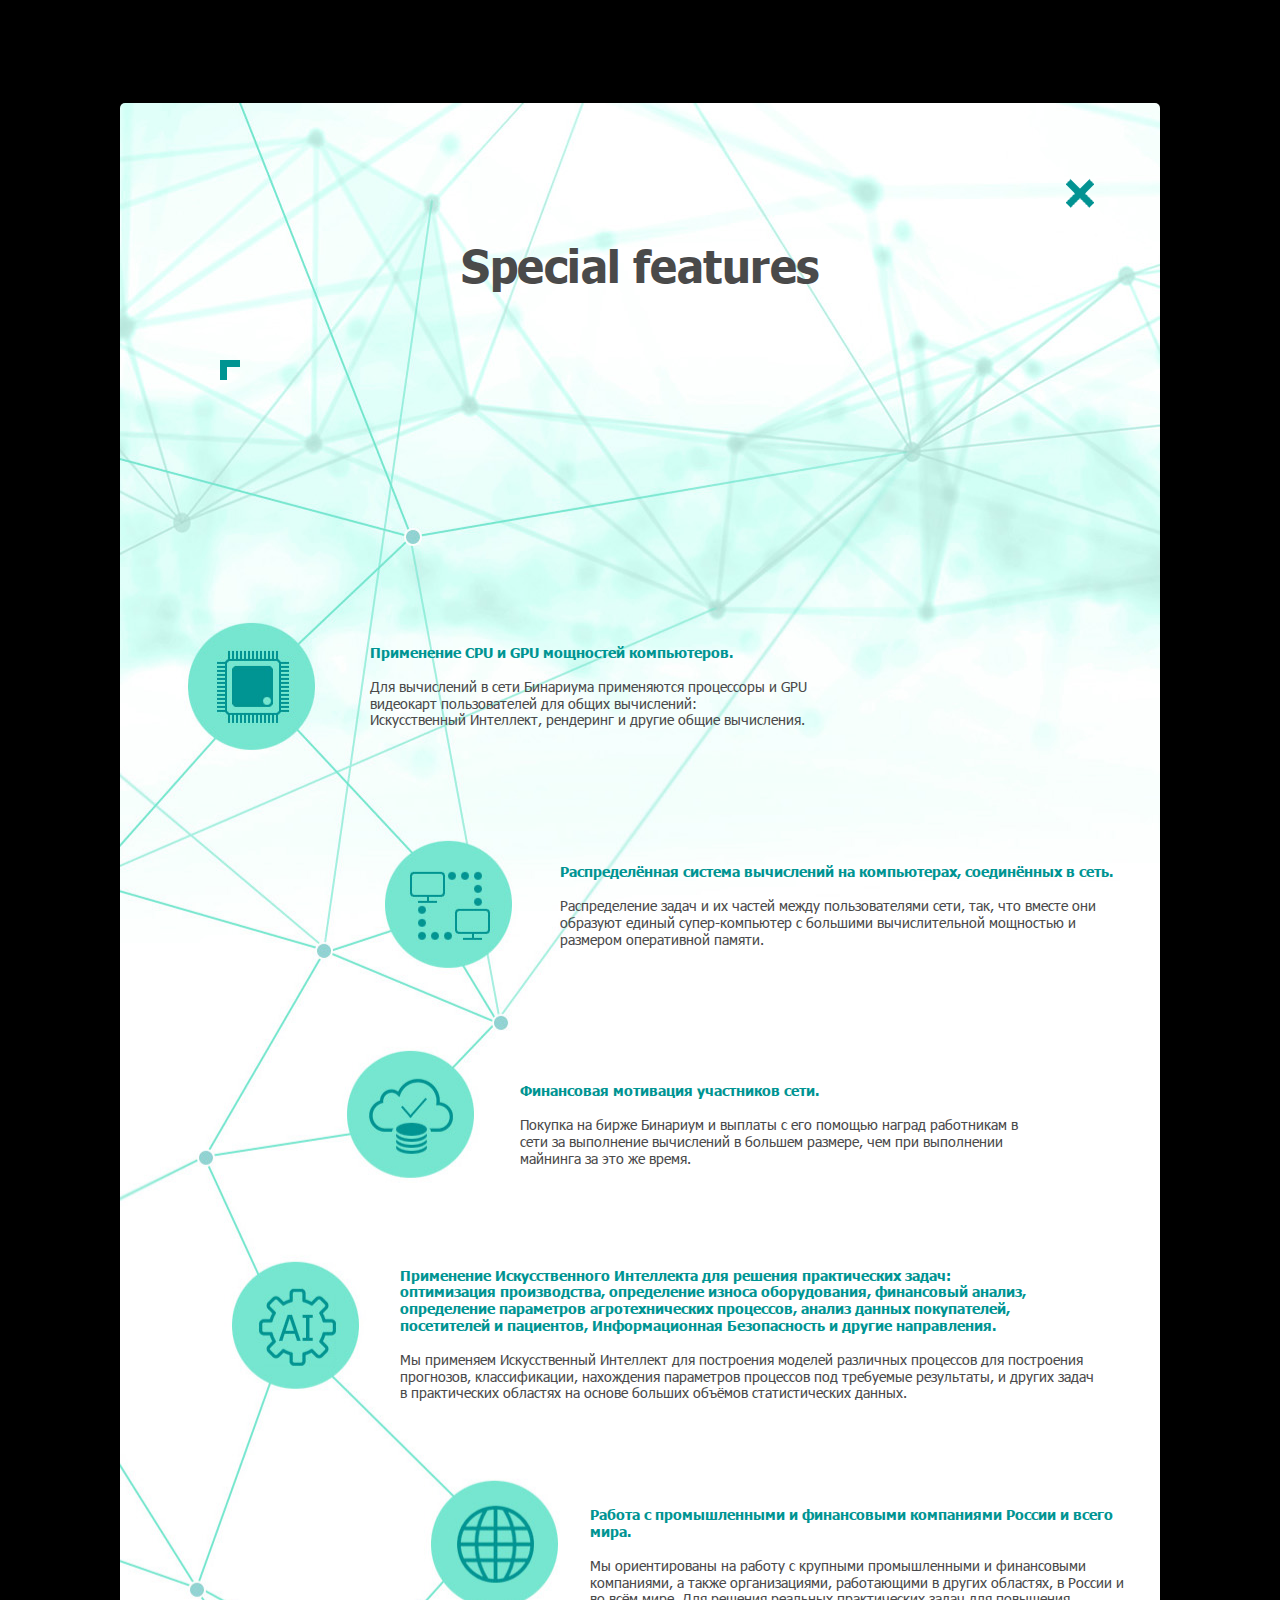
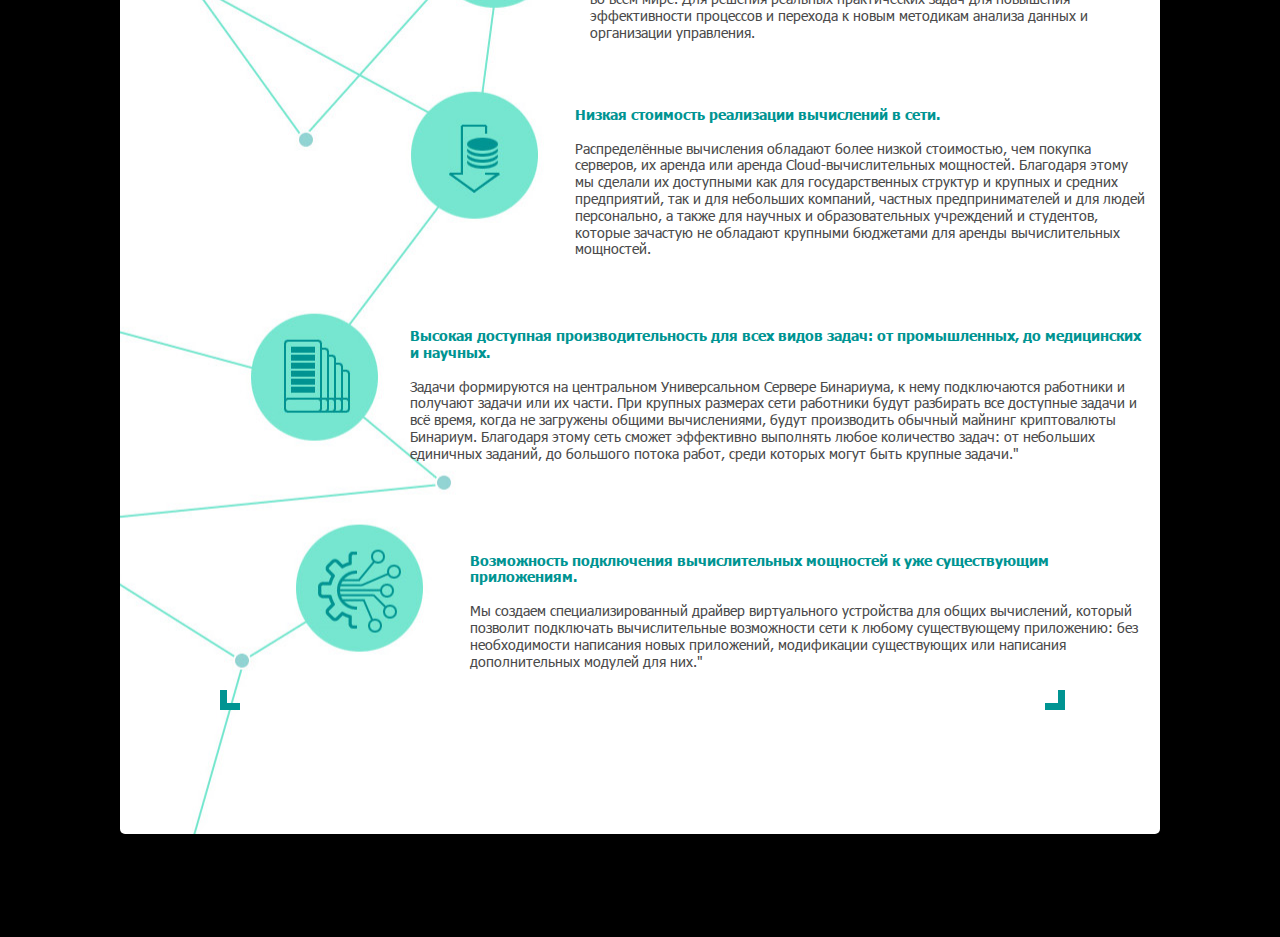
<file: index.html>
<!DOCTYPE html>
<html lang="ru">
<head>
  <meta charset="UTF-8">
  <meta name="robots" content="noindex">
  <meta  name="viewport" content="width=device-width,initial-scale=1">
  <title>Title</title>
  <link rel="stylesheet" href="css/style.min.css">
</head>
<body>
  <main>
    <div class="page">
      <button type="button" class="page__close"></button>
      <p class="page__title">Special features</p>
      <ul class="page__list">
        <li class="page__item">
          <figure class="page__img">
            <img src="[data-uri]" alt="Применение CPU и GPU мощностей компьютеров." width="72" height="72">
          </figure>
          <div class="page__info">
            <p class="page__subtitle">Применение CPU и GPU мощностей компьютеров.</p>
            <p>Для вычислений в сети Бинариума применяются процессоры и GPU видеокарт пользователей для общих вычислений:<br>Искусственный Интеллект, рендеринг и другие общие вычисления.</p>
          </div>
        </li>
        <li class="page__item">
          <figure class="page__img">
            <img src="[data-uri]" alt="Распределённая система вычислений на компьютерах, соединённых в сеть." width="80" height="68">
          </figure>
          <div class="page__info">
            <p class="page__subtitle">Распределённая система вычислений на компьютерах, соединённых в сеть.</p>
            <p>Распределение задач и их частей между пользователями сети, так, что вместе они образуют единый супер-компьютер с большими вычислительной мощностью и размером оперативной памяти.</p>
          </div>
        </li>
        <li class="page__item">
          <figure class="page__img">
            <img src="[data-uri]" alt="Финансовая мотивация участников сети." width="84" height="75">
          </figure>
          <div class="page__info">
            <p class="page__subtitle">Финансовая мотивация участников сети.</p>
            <p>Покупка на бирже Бинариум и выплаты с его помощью наград работникам в сети за выполнение вычислений в большем размере, чем при выполнении майнинга за это же время.</p>
          </div>
        </li>
        <li class="page__item">
          <figure class="page__img">
            <img src="[data-uri]" alt="Применение Искусственного Интеллекта для решения практических задач" width="77" height="77">
          </figure>
          <div class="page__info">
            <p class="page__subtitle">Применение Искусственного Интеллекта для решения практических задач:<br>оптимизация производства, определение износа оборудования, финансовый анализ, определение параметров агротехнических процессов, анализ данных покупателей, посетителей и пациентов, Информационная Безопасность и другие направления.</p>
            <p>Мы применяем Искусственный Интеллект для построения моделей различных процессов для построения прогнозов, классификации, нахождения параметров процессов под требуемые результаты, и других задач в практических областях на основе больших объёмов статистических данных.</p>
          </div>
        </li>
        <li class="page__item">
          <figure class="page__img">
            <img src="[data-uri]" alt="Работа с промышленными и финансовыми компаниями России и всего мира." width="77" height="77">
          </figure>
          <div class="page__info">
            <p class="page__subtitle">Работа с промышленными и финансовыми компаниями России и всего мира.</p>
            <p>Мы ориентированы на работу с крупными промышленными и финансовыми компаниями, а также организациями, работающими в других областях, в России и во всём мире. Для решения реальных практических задач для повышения эффективности процессов и перехода к новым методикам анализа данных и организации управления.</p>
          </div>
        </li>
        <li class="page__item">
          <figure class="page__img">
            <img src="[data-uri]" alt="Низкая стоимость реализации вычислений в сети." width="51" height="68">
          </figure>
          <div class="page__info">
            <p class="page__subtitle">Низкая стоимость реализации вычислений в сети.</p>
            <p>Распределённые вычисления обладают более низкой стоимостью, чем покупка серверов, их аренда или аренда Cloud-вычислительных мощностей. Благодаря этому мы сделали их доступными как для государственных структур и крупных и средних предприятий, так и для небольших компаний, частных предпринимателей и для людей персонально, а также для научных и образовательных учреждений и студентов, которые зачастую не обладают крупными бюджетами для аренды вычислительных мощностей.</p>
          </div>
        </li>
        <li class="page__item">
          <figure class="page__img">
            <img src="[data-uri]" alt="Высокая доступная производительность для всех видов задач: от промышленных, до медицинских и научных." width="66" height="73">
          </figure>
          <div class="page__info">
            <p class="page__subtitle">Высокая доступная производительность для всех видов задач: от промышленных, до медицинских и научных.</p>
            <p>Задачи формируются на центральном Универсальном Сервере Бинариума, к нему подключаются работники и получают задачи или их части. При крупных размерах сети работники будут разбирать все доступные задачи и всё время, когда не загружены общими вычислениями, будут производить обычный майнинг криптовалюты Бинариум. Благодаря этому сеть сможет эффективно выполнять любое количество задач: от небольших единичных заданий, до большого потока работ, среди которых могут быть крупные задачи."</p>
          </div>
        </li>
        <li class="page__item">
          <figure class="page__img">
            <img src="[data-uri]" alt="Возможность подключения вычислительных мощностей к уже существующим приложениям." width="83" height="83">
          </figure>
          <div class="page__info">
            <p class="page__subtitle">Возможность подключения вычислительных мощностей к уже существующим приложениям.</p>
            <p>Мы создаем специализированный драйвер виртуального устройства для общих вычислений, который позволит подключать вычислительные возможности сети к любому существующему приложению: без необходимости написания новых приложений, модификации существующих или написания дополнительных модулей для них."</p>
          </div>
        </li>
      </ul>
    </div>
  </main>
</body>
</html>
</file>
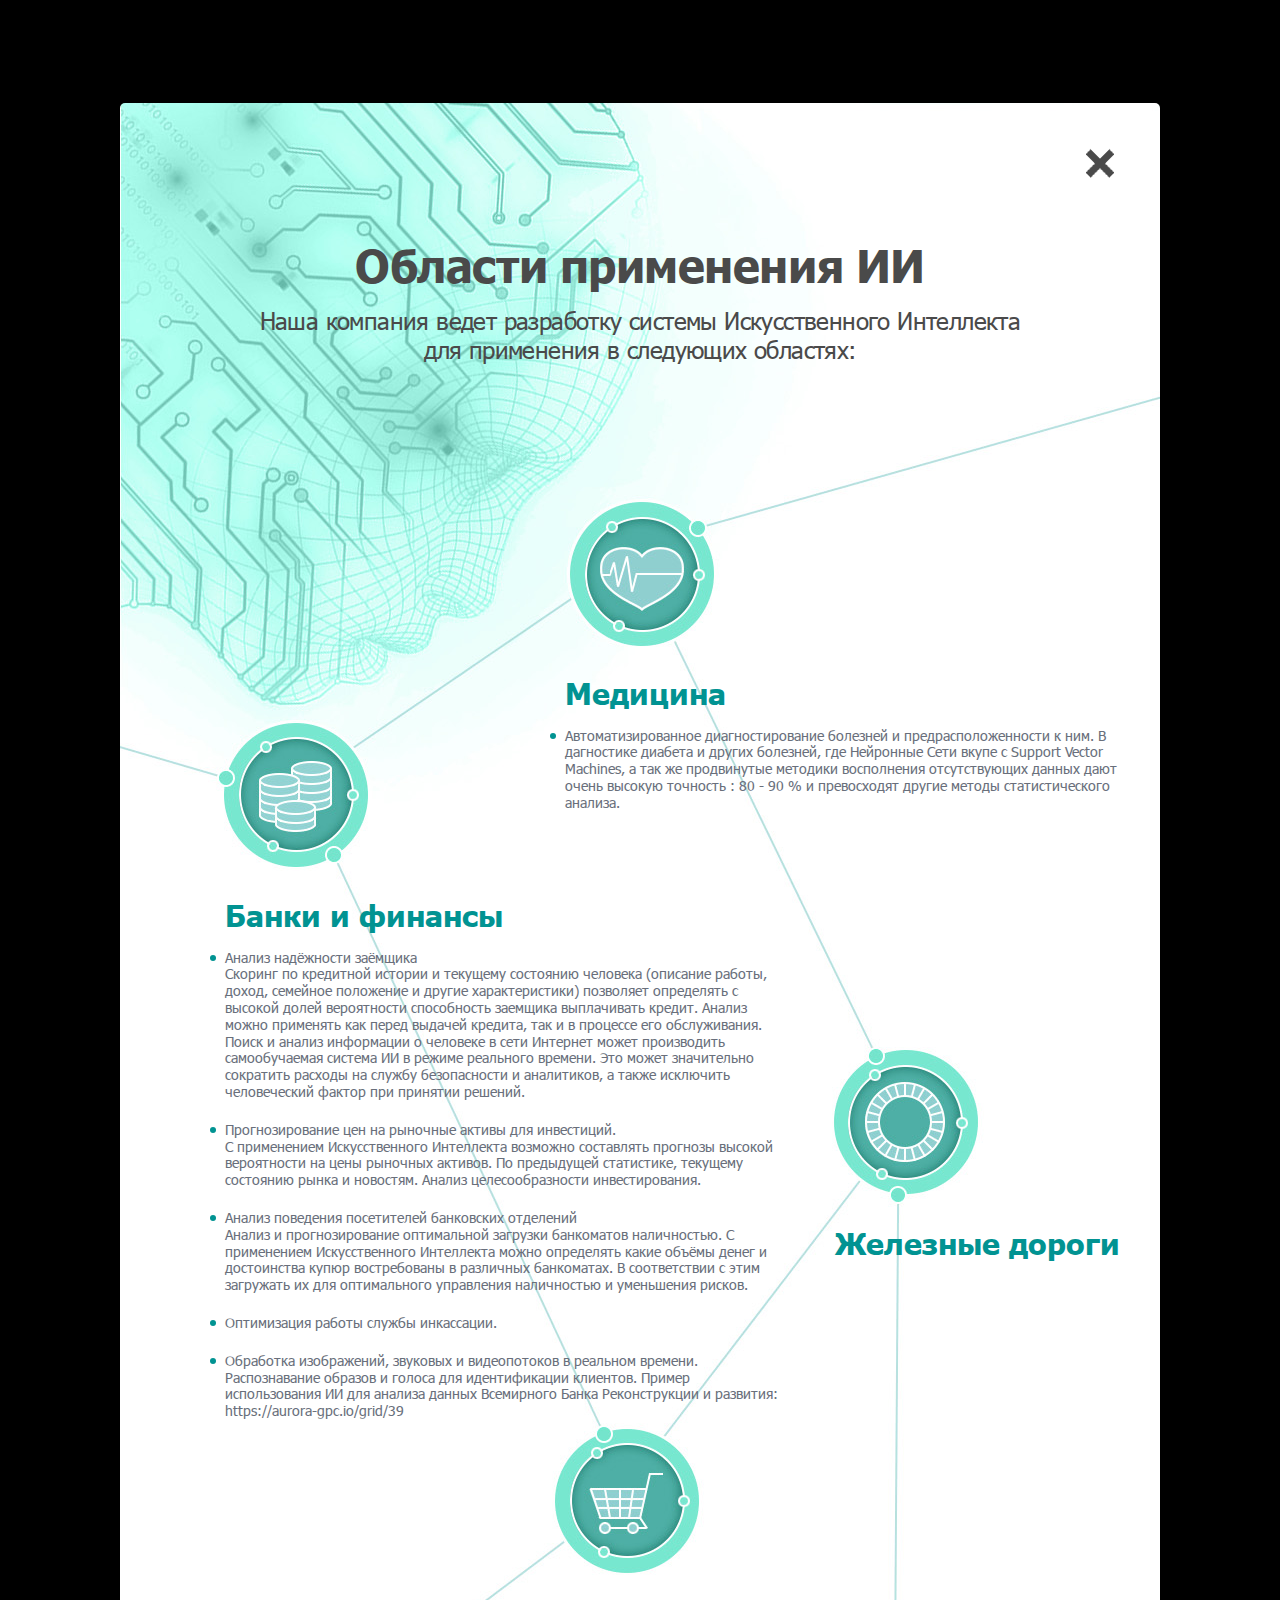
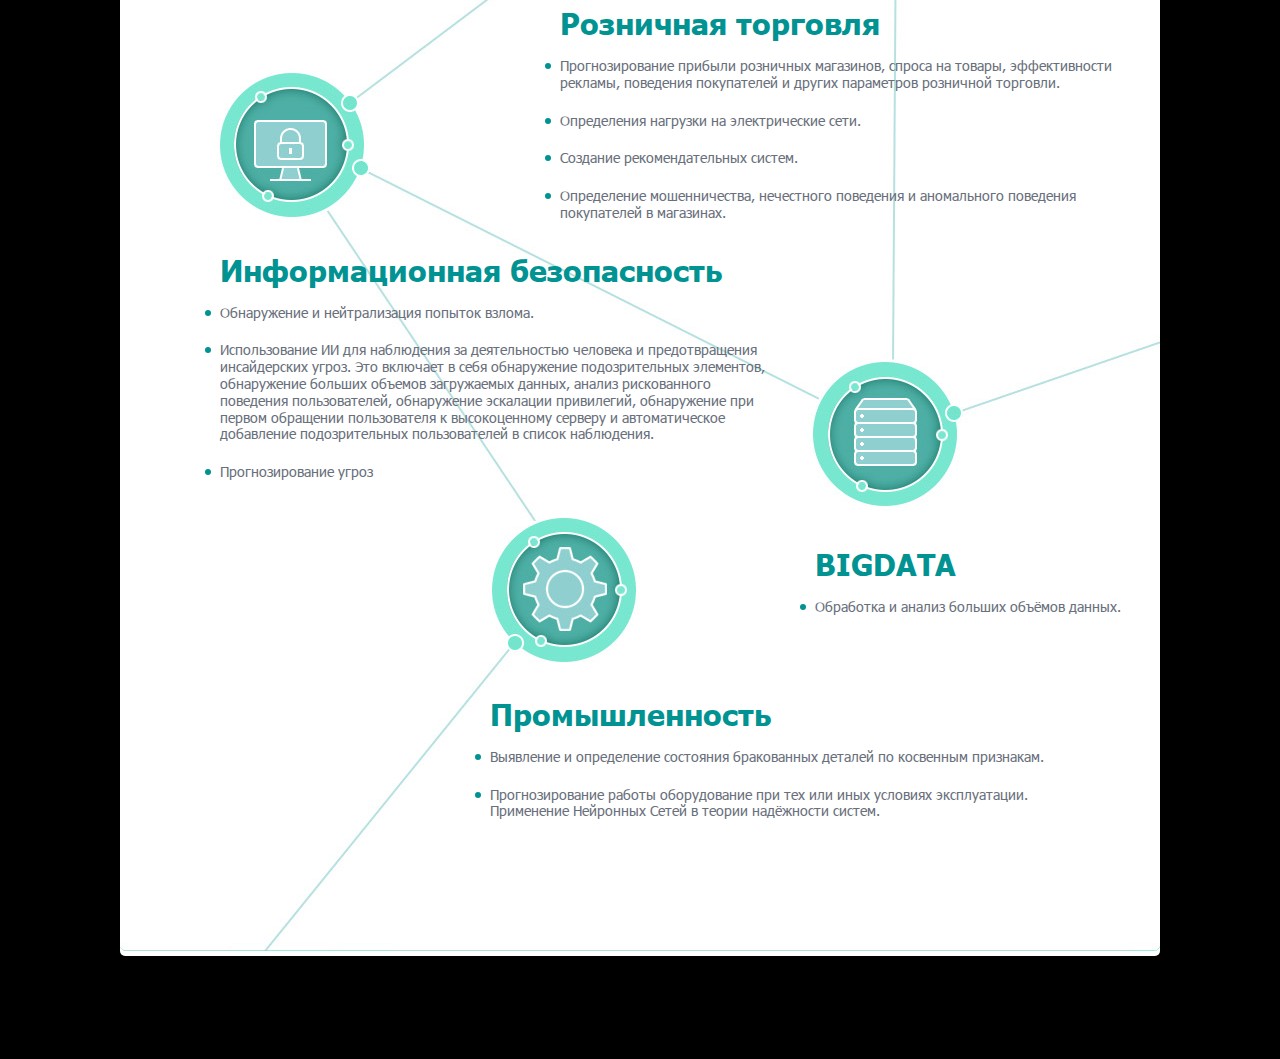
<file: area.html>
<!DOCTYPE html>
<html lang="ru">
<head>
  <meta charset="UTF-8">
  <meta name="robots" content="noindex">
  <meta  name="viewport" content="width=device-width,initial-scale=1">
  <title>Title</title>
  <link rel="stylesheet" href="css/style.min.css">
</head>
<body>
  <main>
    <div class="area">
      <button type="button" class="area__close"></button>
      <p class="area__title">Области применения ИИ</p>
      <p class="area__subtitle">Наша компания ведет разработку системы Искусственного Интеллекта для применения в следующих областях:</p>
      <ul class="area__list">
        <li class="area__item">
          <figure class="area__img">
            <img src="[data-uri]" alt="Медицина" width="150" height="150">
          </figure>
          <div class="area__info">
            <p class="area__title-2">Медицина</p>
            <ul>
              <li>Автоматизированное диагностирование болезней и предрасположенности к ним. В дагностике диабета и других болезней, где Нейронные Сети вкупе с Support Vector Machines, а так же продвинутые методики восполнения отсутствующих данных дают очень высокую точность : 80 - 90 % и превосходят другие методы статистического анализа.</li>
            </ul>
          </div>
        </li>
        <li class="area__item">
          <figure class="area__img">
            <img src="[data-uri]" alt="Банки и финансы" width="150" height="150">
          </figure>
          <div class="area__info">
            <p class="area__title-2">Банки и финансы</p>
            <ul>
              <li>Анализ надёжности заёмщика<br>Скоринг по кредитной истории и текущему состоянию человека (описание работы, доход, семейное положение и другие характеристики) позволяет определять с высокой долей вероятности способность заемщика выплачивать кредит. Анализ можно применять как перед выдачей кредита, так и в процессе его обслуживания. Поиск и анализ информации о человеке в сети Интернет может производить самообучаемая система ИИ в режиме реального времени. Это может значительно сократить расходы на службу безопасности и аналитиков, а также исключить человеческий фактор при принятии решений.</li>
              <li>Прогнозирование цен на рыночные активы для инвестиций.<br>С применением Искусственного Интеллекта возможно составлять прогнозы высокой вероятности на цены рыночных активов. По предыдущей статистике, текущему состоянию рынка и новостям. Анализ целесообразности инвестирования.</li>
              <li>Анализ поведения посетителей банковских отделений<br>Анализ и прогнозирование оптимальной загрузки банкоматов наличностью. С применением Искусственного Интеллекта можно определять какие объёмы денег и достоинства купюр востребованы в различных банкоматах. В соответствии с этим загружать их для оптимального управления наличностью и уменьшения рисков.</li>
              <li>Оптимизация работы службы инкассации.</li>
              <li>Обработка изображений, звуковых и видеопотоков в реальном времени. Распознавание образов и голоса для идентификации клиентов. Пример использования ИИ для анализа данных Всемирного Банка Реконструкции и развития: <a href="https://aurora-gpc.io/grid/39">https://aurora-gpc.io/grid/39</a></li>
            </ul>
          </div>
        </li>
        <li class="area__item">
          <figure class="area__img">
            <img src="[data-uri]" alt="Железные дороги" width="150" height="150">
          </figure>
          <div class="area__info">
            <p class="area__title-2">Железные дороги</p>
          </div>
        </li>
        <li class="area__item">
          <figure class="area__img">
            <img src="[data-uri]" alt="Розничная торговля" width="150" height="150">
          </figure>
          <div class="area__info">
            <p class="area__title-2">Розничная торговля</p>
            <ul>
              <li>Прогнозирование прибыли розничных магазинов, спроса на товары, эффективности рекламы, поведения покупателей и других параметров розничной торговли.</li>
              <li>Определения нагрузки на электрические сети.</li>
              <li>Создание рекомендательных систем.</li>
              <li>Определение мошенничества, нечестного поведения и аномального поведения покупателей в магазинах.</li>
            </ul>
          </div>
        </li>
        <li class="area__item">
          <figure class="area__img">
            <img src="[data-uri]" alt="Информационная безопасность" width="150" height="150">
          </figure>
          <div class="area__info">
            <p class="area__title-2">Информационная безопасность</p>
            <ul>
              <li>Обнаружение и нейтрализация попыток взлома.</li>
              <li>Использование ИИ для наблюдения за деятельностью человека и предотвращения инсайдерских угроз. Это включает в себя обнаружение подозрительных элементов, обнаружение больших объемов загружаемых данных, анализ рискованного поведения пользователей, обнаружение эскалации привилегий, обнаружение при первом обращении пользователя к высокоценному серверу и автоматическое добавление подозрительных пользователей в список наблюдения.</li>
              <li>Прогнозирование угроз</li>
            </ul>
          </div>
        </li>
        <li class="area__item">
          <figure class="area__img">
            <img src="[data-uri]" alt="BIGDATA" width="150" height="150">
          </figure>
          <div class="area__info">
            <p class="area__title-2">BIGDATA</p>
            <ul>
              <li>Обработка и анализ больших объёмов данных.</li>
            </ul>
          </div>
        </li>
        <li class="area__item">
          <figure class="area__img">
            <img src="[data-uri]" alt="Промышленность" width="150" height="150">
          </figure>
          <div class="area__info">
            <p class="area__title-2">Промышленность</p>
            <ul>
              <li>Выявление и определение состояния бракованных деталей по косвенным признакам.</li>
              <li>Прогнозирование работы оборудование при тех или иных условиях эксплуатации. Применение Нейронных Сетей в теории надёжности систем.</li>
            </ul>
          </div>
        </li>
      </ul>
    </div>
  </main>
</body>
</html>
</file>
